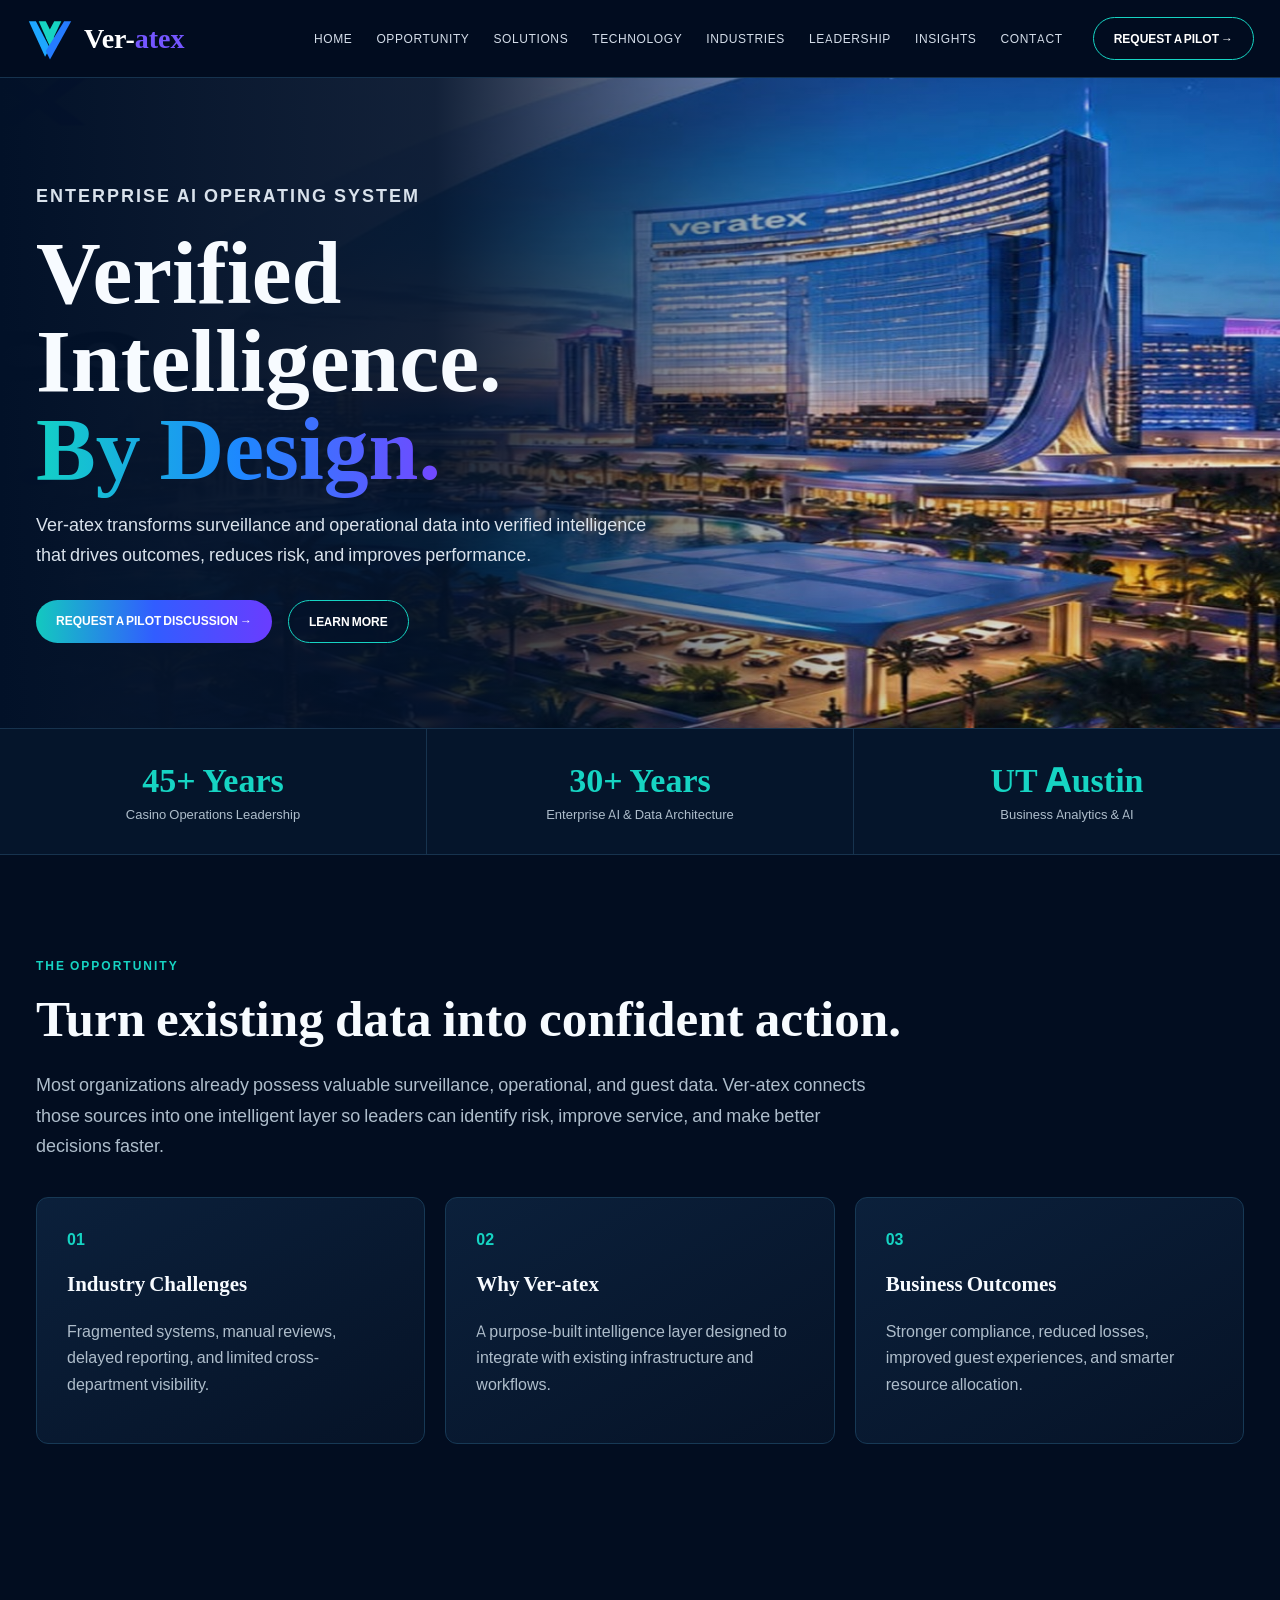
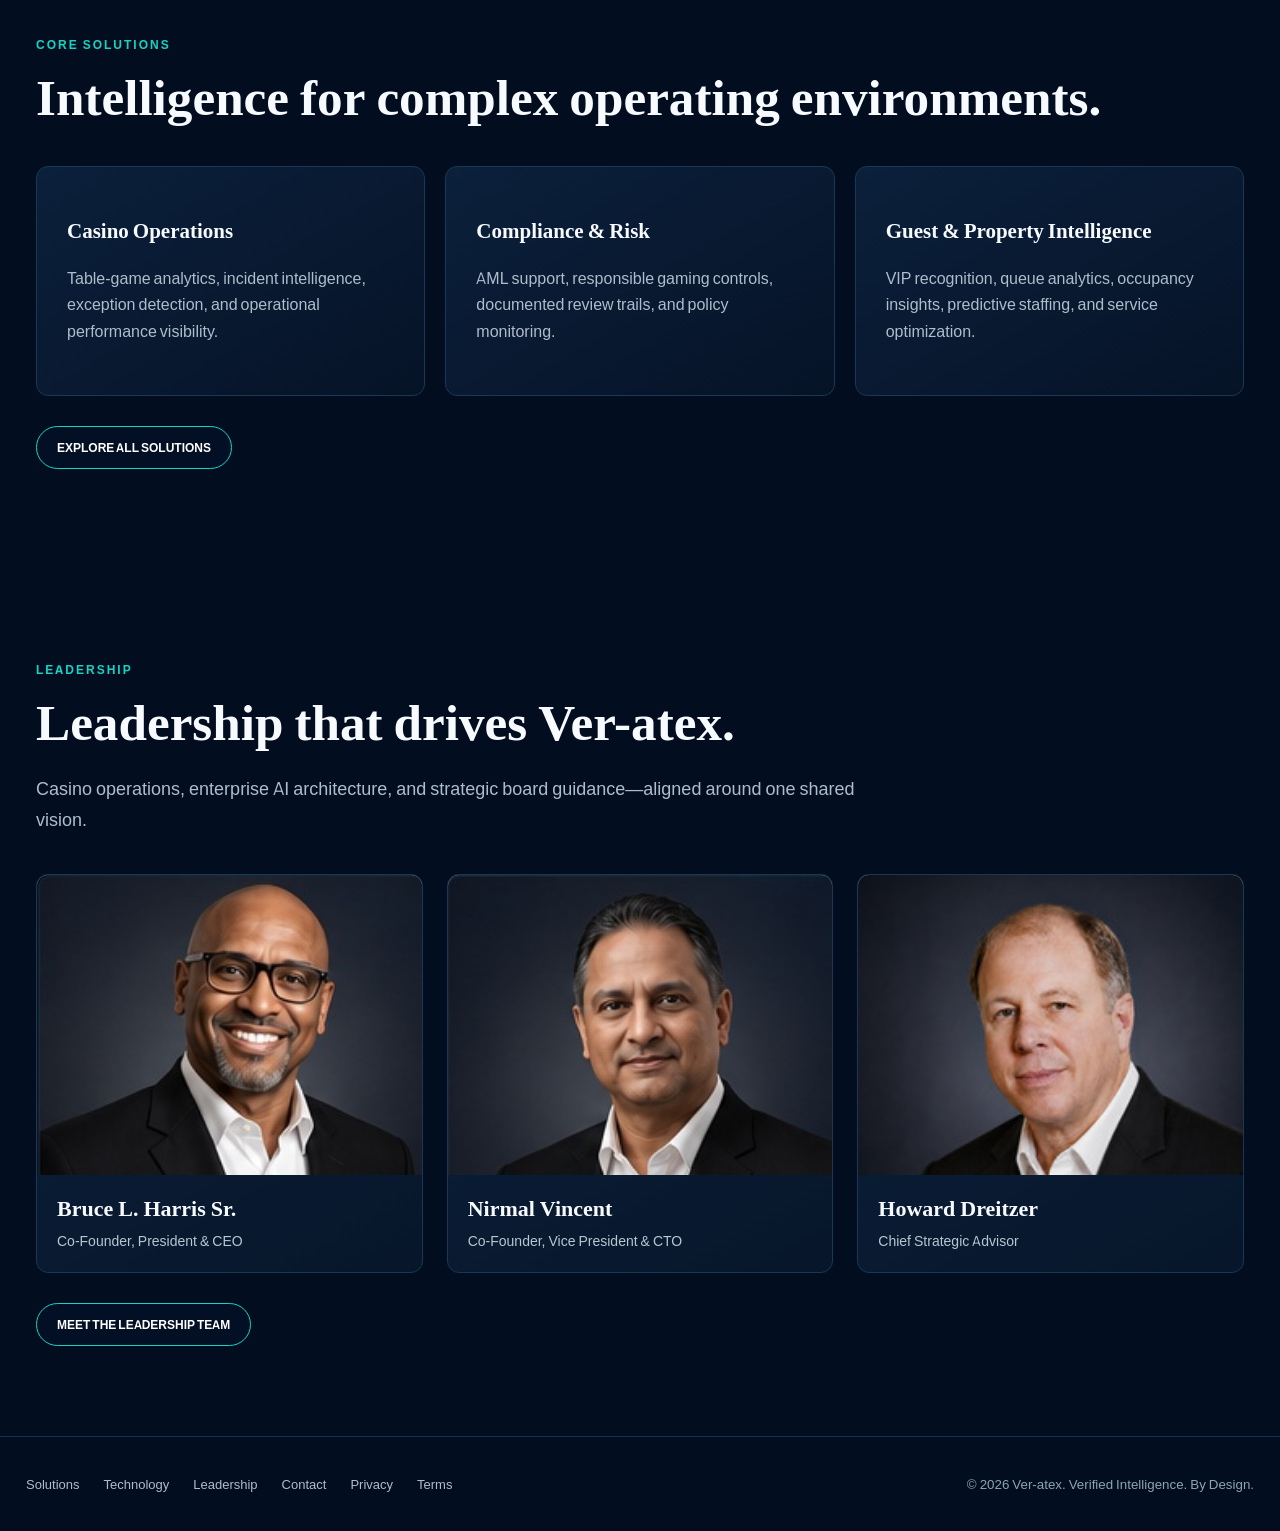
<file: index.html>
<!doctype html><html lang="en"><head><meta charset="utf-8"><meta name="viewport" content="width=device-width,initial-scale=1"><meta name="description" content="Ver-atex transforms surveillance and operational data into verified intelligence."><title>Ver-atex | Verified Intelligence. By Design.</title><link rel="stylesheet" href="/styles.css"></head><body><header class="site-header"><a class="brand" href="index.html"><svg class="brand-mark" viewBox="0 0 68 58"><path d="M4 4h10l20 38-7 12z" fill="#1ea7ff"/><path d="M18 4h10l12 24-6 12z" fill="#16d4c3"/><path d="M40 4h10L34 38l-6-12z" fill="#16d4c3"/><path d="M54 4h10L34 58l-6-12z" fill="#257cff"/></svg><span>Ver-<span>atex</span></span></a><button class="menu-toggle" aria-label="Open navigation">☰</button><nav class="nav"><a href="index.html">Home</a><a href="/opportunity/">Opportunity</a><a href="solutions.html">Solutions</a><a href="technology.html">Technology</a><a href="industries.html">Industries</a><a href="leadership.html">Leadership</a><a href="insights.html">Insights</a><a href="contact.html">Contact</a></nav><a class="header-cta" href="contact.html">Request a Pilot →</a></header>
<main><section class="hero"><div class="hero-content reveal"><p class="eyebrow">Enterprise AI Operating System</p><h1>Verified<br>Intelligence.<br><span class="gradient">By Design.</span></h1><p>Ver-atex transforms surveillance and operational data into verified intelligence that drives outcomes, reduces risk, and improves performance.</p><div class="actions"><a class="button primary" href="contact.html">Request a Pilot Discussion →</a><a class="button secondary" href="solutions.html">Learn More</a></div></div></section>
<section class="credibility"><div><strong>45+ Years</strong><span>Casino Operations Leadership</span></div><div><strong>30+ Years</strong><span>Enterprise AI & Data Architecture</span></div><div><strong>UT Austin</strong><span>Business Analytics & AI</span></div></section>
<section class="section reveal"><p class="eyebrow">The Opportunity</p><h2>Turn existing data into confident action.</h2><p class="lead">Most organizations already possess valuable surveillance, operational, and guest data. Ver-atex connects those sources into one intelligent layer so leaders can identify risk, improve service, and make better decisions faster.</p><div class="grid-3"><article class="card"><span class="num">01</span><h3>Industry Challenges</h3><p>Fragmented systems, manual reviews, delayed reporting, and limited cross-department visibility.</p></article><article class="card"><span class="num">02</span><h3>Why Ver-atex</h3><p>A purpose-built intelligence layer designed to integrate with existing infrastructure and workflows.</p></article><article class="card"><span class="num">03</span><h3>Business Outcomes</h3><p>Stronger compliance, reduced losses, improved guest experiences, and smarter resource allocation.</p></article></div></section>
<section class="section reveal"><p class="eyebrow">Core Solutions</p><h2>Intelligence for complex operating environments.</h2><div class="grid-3"><article class="card"><h3>Casino Operations</h3><p>Table-game analytics, incident intelligence, exception detection, and operational performance visibility.</p></article><article class="card"><h3>Compliance & Risk</h3><p>AML support, responsible gaming controls, documented review trails, and policy monitoring.</p></article><article class="card"><h3>Guest & Property Intelligence</h3><p>VIP recognition, queue analytics, occupancy insights, predictive staffing, and service optimization.</p></article></div><div class="actions"><a class="button secondary" href="solutions.html">Explore All Solutions</a></div></section><section class="section reveal"><p class="eyebrow">Leadership</p><h2>Leadership that drives Ver-atex.</h2><p class="lead">Casino operations, enterprise AI architecture, and strategic board guidance—aligned around one shared vision.</p><div class="leader-grid compact-leaders"><article class="leader-card"><img src="/assets/images/bruce-final.jpg" alt="Bruce L. Harris Sr. in a black suit jacket and white shirt"><div class="copy"><h3>Bruce L. Harris Sr.</h3><p class="role">Co-Founder, President & CEO</p></div></article><article class="leader-card"><img src="assets/images/nirmal-final.jpg" alt="Nirmal Vincent in a black suit jacket and white shirt"><div class="copy"><h3>Nirmal Vincent</h3><p class="role">Co-Founder, Vice President & CTO</p></div></article><article class="leader-card"><img src="assets/images/howard-final.jpg" alt="Howard Dreitzer in a black suit jacket and white shirt"><div class="copy"><h3>Howard Dreitzer</h3><p class="role">Chief Strategic Advisor</p></div></article></div><div class="actions"><a class="button secondary" href="leadership.html">Meet the Leadership Team</a></div></section></main><footer><a href="solutions.html">Solutions</a><a href="technology.html">Technology</a><a href="leadership.html">Leadership</a><a href="contact.html">Contact</a><a href="#">Privacy</a><a href="#">Terms</a><small>© 2026 Ver-atex. Verified Intelligence. By Design.</small></footer><script src="/script.js"></script></body></html>
</file>
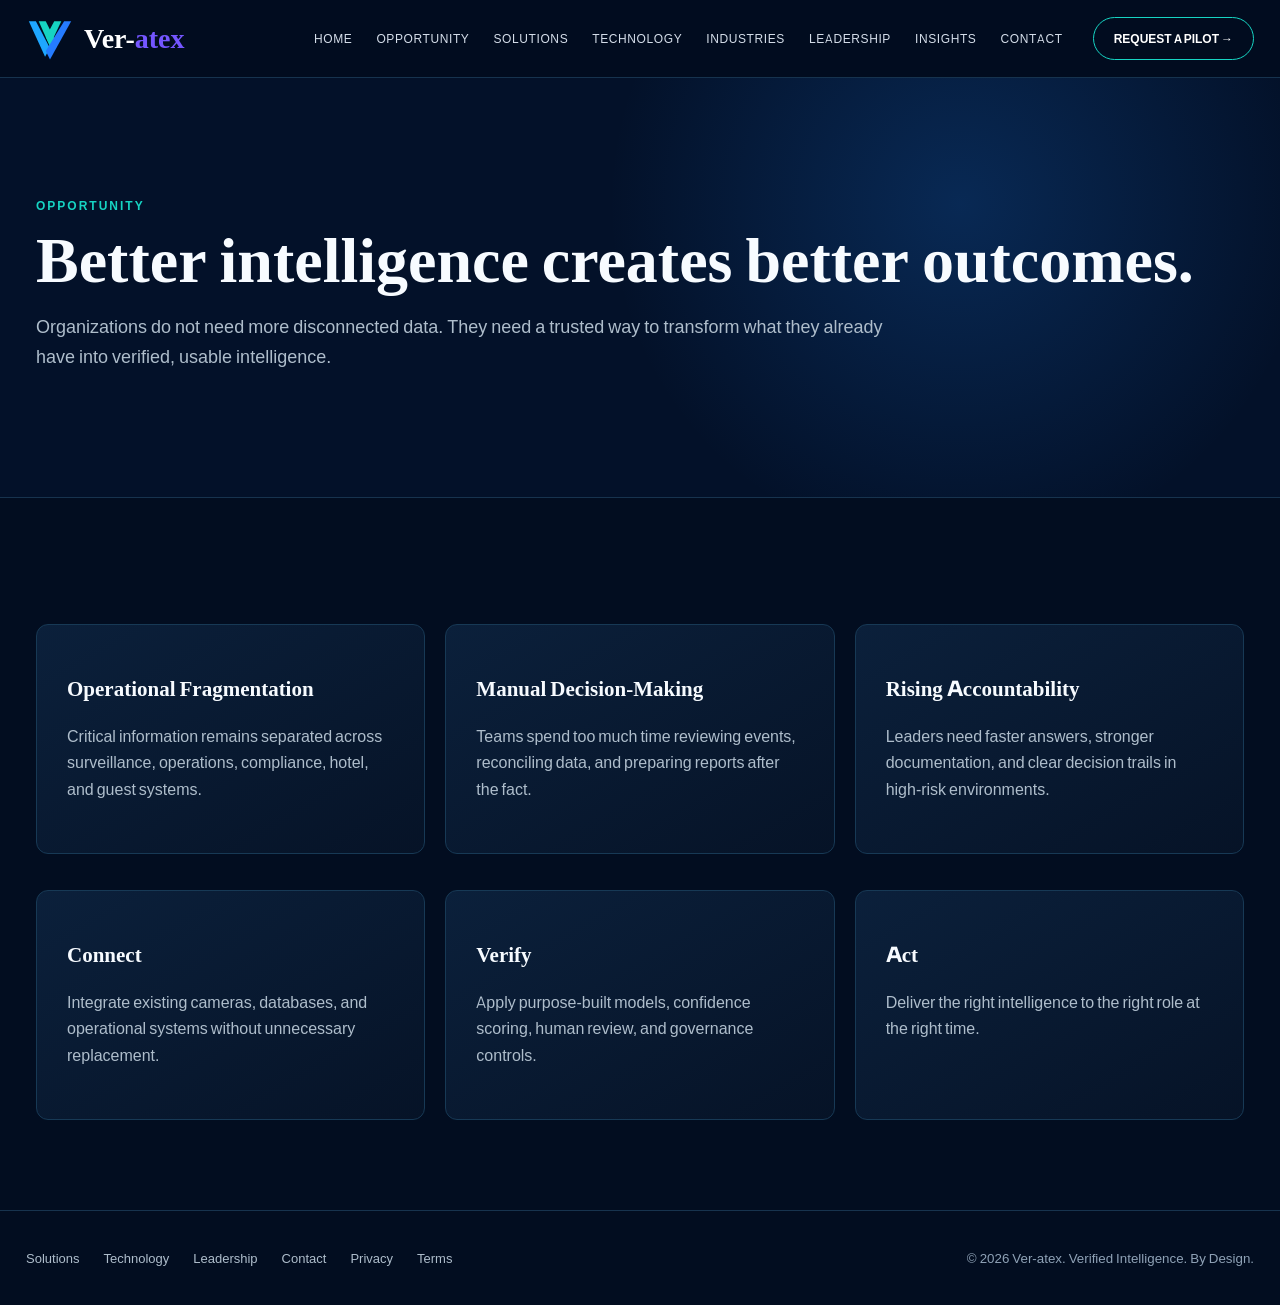
<file: opportunity/index.html>
<!doctype html><html lang="en"><head><meta charset="utf-8"><meta name="viewport" content="width=device-width,initial-scale=1"><title>Opportunity | Ver-atex</title><link rel="stylesheet" href="/styles.css"></head><body><header class="site-header"><a class="brand" href="index.html"><svg class="brand-mark" viewBox="0 0 68 58"><path d="M4 4h10l20 38-7 12z" fill="#1ea7ff"/><path d="M18 4h10l12 24-6 12z" fill="#16d4c3"/><path d="M40 4h10L34 38l-6-12z" fill="#16d4c3"/><path d="M54 4h10L34 58l-6-12z" fill="#257cff"/></svg><span>Ver-<span>atex</span></span></a><button class="menu-toggle" aria-label="Open navigation">☰</button><nav class="nav"><a href="index.html">Home</a><a href="opportunity/">Opportunity</a><a href="/solutions.html">Solutions</a><a href="/technology.html">Technology</a><a href="industries.html">Industries</a><a href="leadership.html">Leadership</a><a href="insights.html">Insights</a><a href="contact.html">Contact</a></nav><a class="header-cta" href="contact.html">Request a Pilot →</a></header><main><section class="page-hero"><div class="inner reveal"><p class="eyebrow">Opportunity</p><h1>Better intelligence creates better outcomes.</h1><p class="lead">Organizations do not need more disconnected data. They need a trusted way to transform what they already have into verified, usable intelligence.</p></div></section><section class="section"><div class="grid-3"><article class="card reveal"><h3>Operational Fragmentation</h3><p>Critical information remains separated across surveillance, operations, compliance, hotel, and guest systems.</p></article><article class="card reveal"><h3>Manual Decision-Making</h3><p>Teams spend too much time reviewing events, reconciling data, and preparing reports after the fact.</p></article><article class="card reveal"><h3>Rising Accountability</h3><p>Leaders need faster answers, stronger documentation, and clear decision trails in high-risk environments.</p></article></div><div class="grid-3"><article class="card reveal"><h3>Connect</h3><p>Integrate existing cameras, databases, and operational systems without unnecessary replacement.</p></article><article class="card reveal"><h3>Verify</h3><p>Apply purpose-built models, confidence scoring, human review, and governance controls.</p></article><article class="card reveal"><h3>Act</h3><p>Deliver the right intelligence to the right role at the right time.</p></article></div></section></main><footer><a href="solutions.html">Solutions</a><a href="technology.html">Technology</a><a href="leadership.html">Leadership</a><a href="contact.html">Contact</a><a href="#">Privacy</a><a href="#">Terms</a><small>© 2026 Ver-atex. Verified Intelligence. By Design.</small></footer><script src="/script.js"></script></body></html>
</file>
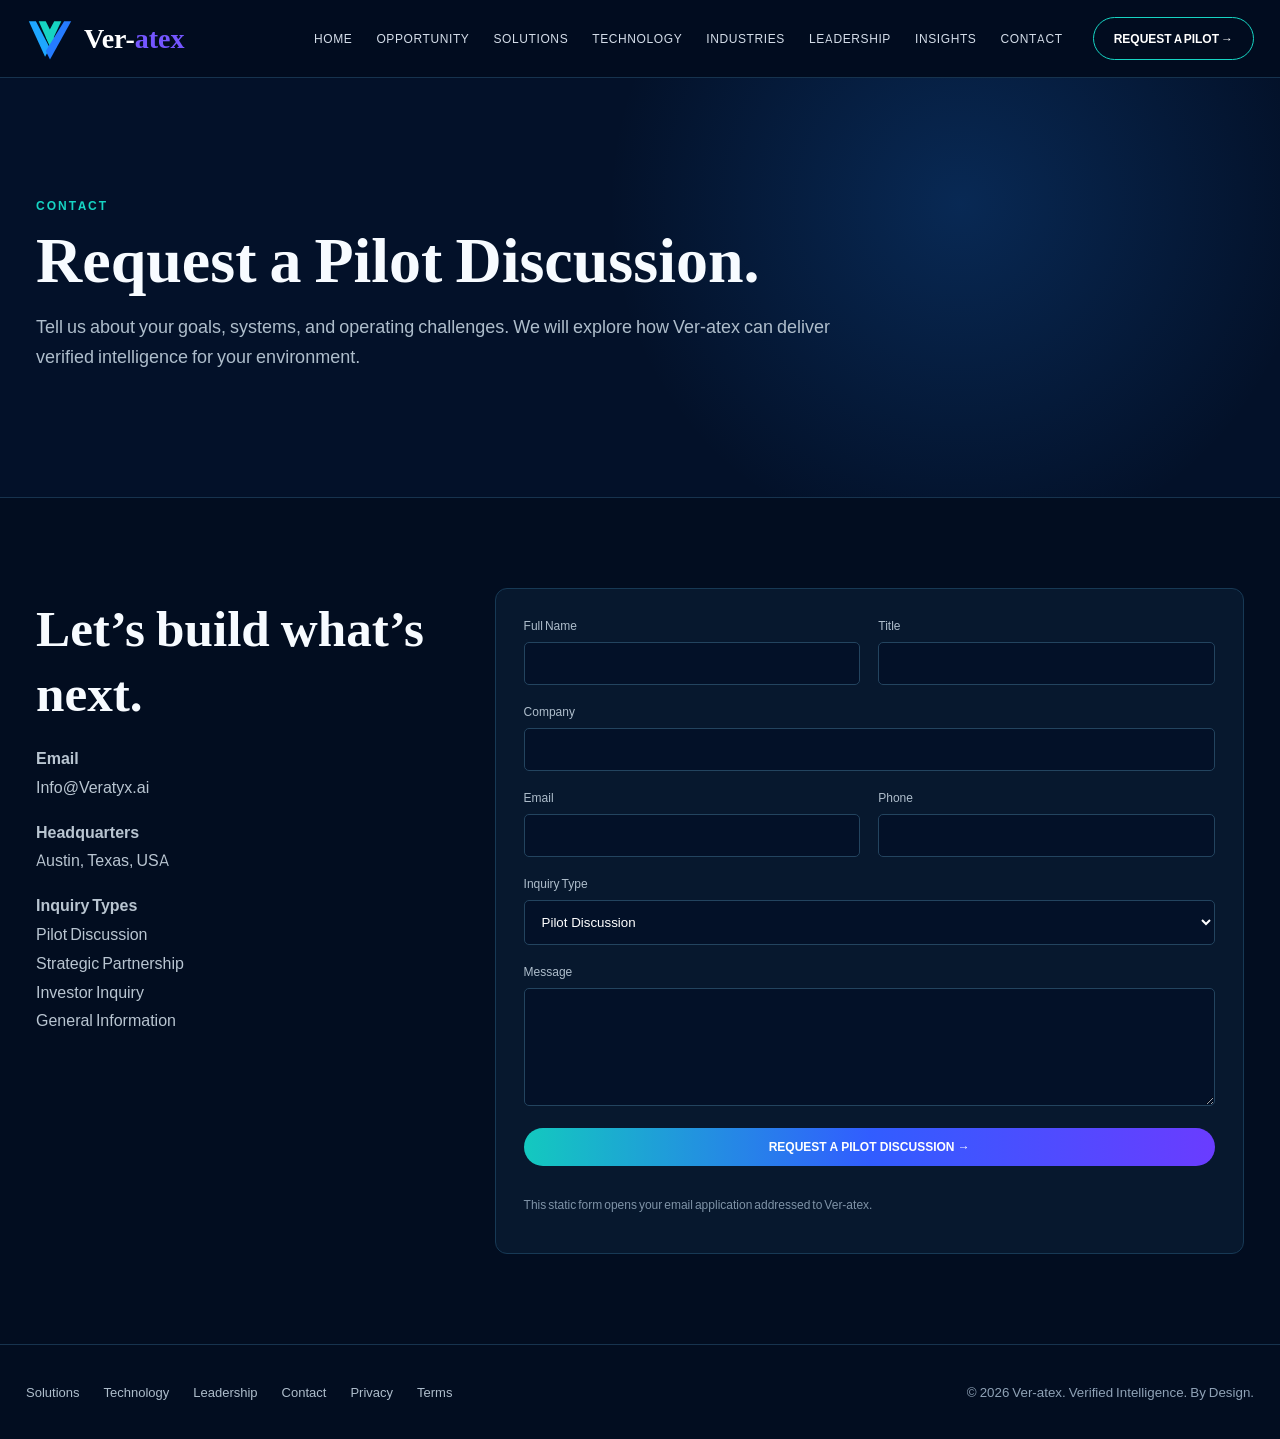
<file: contact.html>
<!doctype html><html lang="en"><head><meta charset="utf-8"><meta name="viewport" content="width=device-width,initial-scale=1"><title>Contact | Ver-atex</title><link rel="stylesheet" href="styles.css"></head><body><header class="site-header"><a class="brand" href="index.html"><svg class="brand-mark" viewBox="0 0 68 58"><path d="M4 4h10l20 38-7 12z" fill="#1ea7ff"/><path d="M18 4h10l12 24-6 12z" fill="#16d4c3"/><path d="M40 4h10L34 38l-6-12z" fill="#16d4c3"/><path d="M54 4h10L34 58l-6-12z" fill="#257cff"/></svg><span>Ver-<span>atex</span></span></a><button class="menu-toggle" aria-label="Open navigation">☰</button><nav class="nav"><a href="index.html">Home</a><a href="/opportunity/">Opportunity</a><a href="solutions.html">Solutions</a><a href="technology.html">Technology</a><a href="industries.html">Industries</a><a href="leadership.html">Leadership</a><a href="insights.html">Insights</a><a href="contact.html">Contact</a></nav><a class="header-cta" href="contact.html">Request a Pilot →</a></header><main><section class="page-hero"><div class="inner reveal"><p class="eyebrow">Contact</p><h1>Request a Pilot Discussion.</h1><p class="lead">Tell us about your goals, systems, and operating challenges. We will explore how Ver-atex can deliver verified intelligence for your environment.</p></div></section><section class="section"><div class="contact-wrap"><div class="contact-meta reveal"><h2>Let’s build what’s next.</h2><p><strong>Email</strong><br>Info@Veratyx.ai</p><p><strong>Headquarters</strong><br>Austin, Texas, USA</p><p><strong>Inquiry Types</strong><br>Pilot Discussion<br>Strategic Partnership<br>Investor Inquiry<br>General Information</p></div><form class="contact-form reveal"><label>Full Name<input name="Full Name" required></label><label>Title<input name="Title"></label><label class="full">Company<input name="Company" required></label><label>Email<input type="email" name="Email" required></label><label>Phone<input name="Phone"></label><label class="full">Inquiry Type<select name="Inquiry Type"><option>Pilot Discussion</option><option>Strategic Partnership</option><option>Investor Inquiry</option><option>General Information</option></select></label><label class="full">Message<textarea name="Message" rows="6" required></textarea></label><button class="button primary full" type="submit">Request a Pilot Discussion →</button><p class="note full">This static form opens your email application addressed to Ver-atex.</p></form></div></section></main><footer><a href="solutions.html">Solutions</a><a href="technology.html">Technology</a><a href="leadership.html">Leadership</a><a href="contact.html">Contact</a><a href="#">Privacy</a><a href="#">Terms</a><small>© 2026 Ver-atex. Verified Intelligence. By Design.</small></footer><script src="script.js"></script></body></html>
</file>
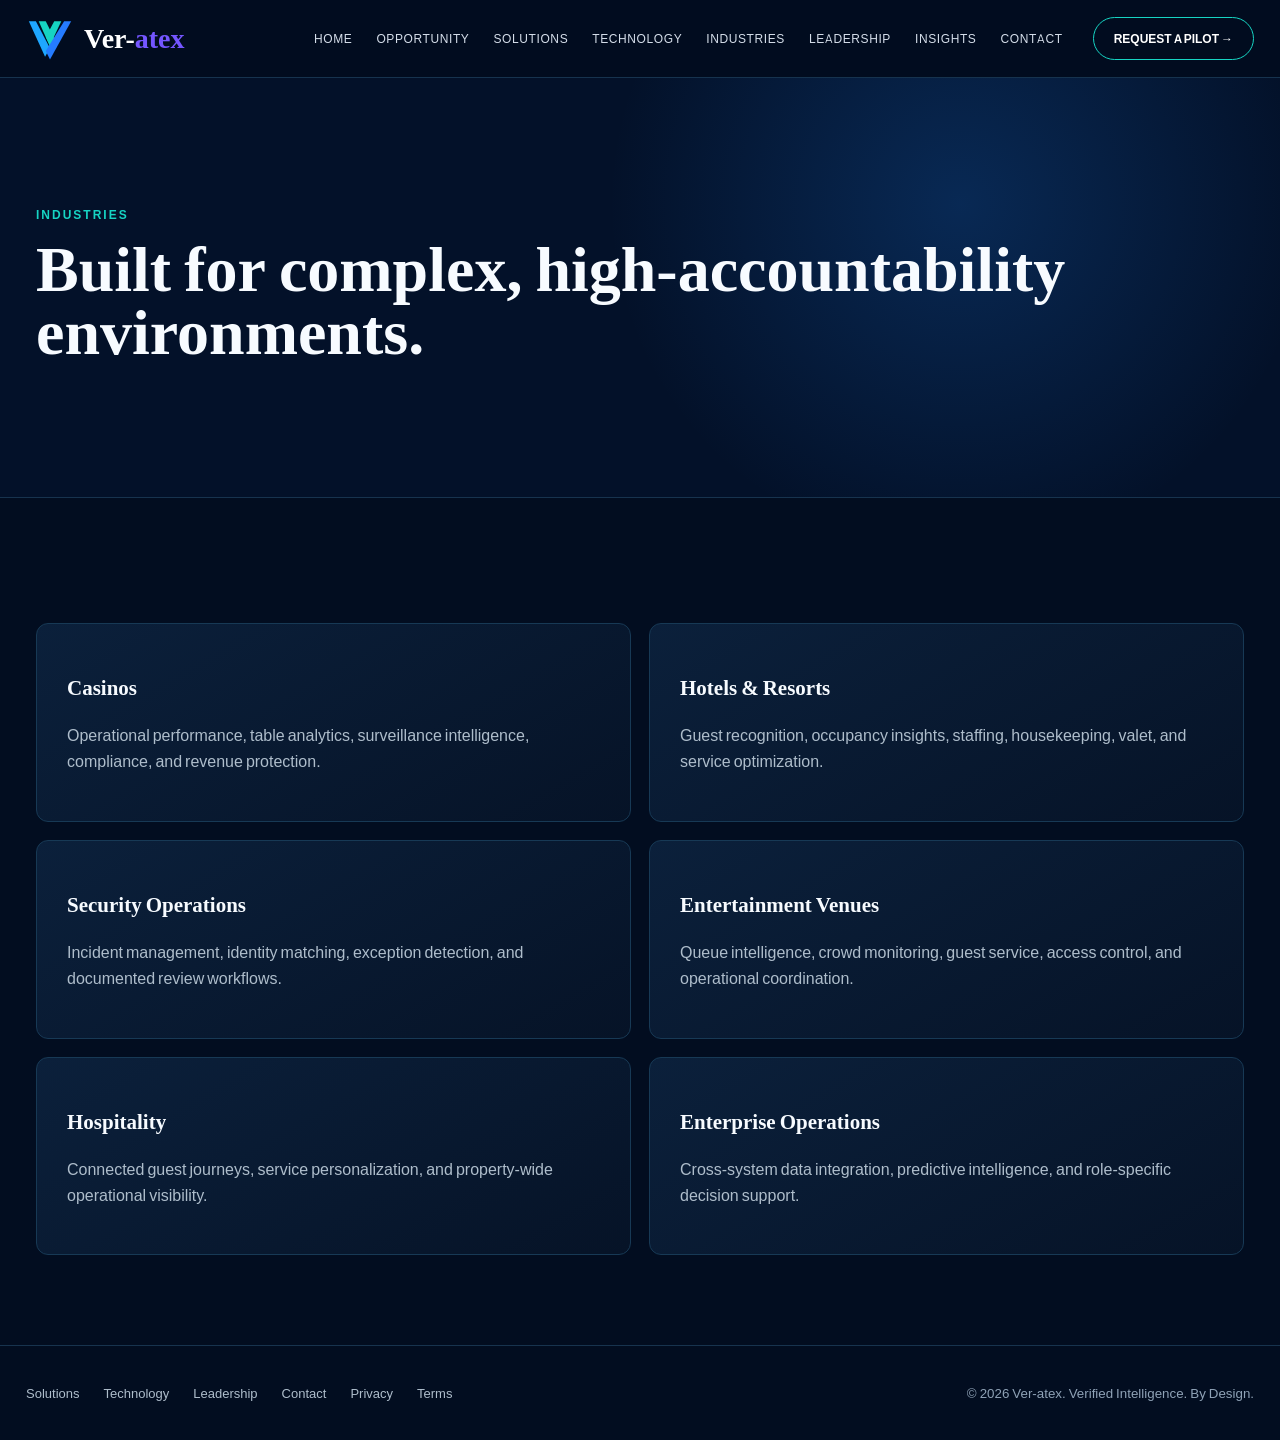
<file: industries.html>
<!doctype html><html lang="en"><head><meta charset="utf-8"><meta name="viewport" content="width=device-width,initial-scale=1"><title>Industries | Ver-atex</title><link rel="stylesheet" href="styles.css"></head><body><header class="site-header"><a class="brand" href="index.html"><svg class="brand-mark" viewBox="0 0 68 58"><path d="M4 4h10l20 38-7 12z" fill="#1ea7ff"/><path d="M18 4h10l12 24-6 12z" fill="#16d4c3"/><path d="M40 4h10L34 38l-6-12z" fill="#16d4c3"/><path d="M54 4h10L34 58l-6-12z" fill="#257cff"/></svg><span>Ver-<span>atex</span></span></a><button class="menu-toggle" aria-label="Open navigation">☰</button><nav class="nav"><a href="index.html">Home</a><a href="/opportunity/">Opportunity</a><a href="solutions.html">Solutions</a><a href="technology.html">Technology</a><a href="industries.html">Industries</a><a href="leadership.html">Leadership</a><a href="insights.html">Insights</a><a href="contact.html">Contact</a></nav><a class="header-cta" href="contact.html">Request a Pilot →</a></header><main><section class="page-hero"><div class="inner reveal"><p class="eyebrow">Industries</p><h1>Built for complex, high-accountability environments.</h1></div></section><section class="section"><div class="industry-row"><article class="card reveal"><h3>Casinos</h3><p>Operational performance, table analytics, surveillance intelligence, compliance, and revenue protection.</p></article><article class="card reveal"><h3>Hotels & Resorts</h3><p>Guest recognition, occupancy insights, staffing, housekeeping, valet, and service optimization.</p></article><article class="card reveal"><h3>Security Operations</h3><p>Incident management, identity matching, exception detection, and documented review workflows.</p></article><article class="card reveal"><h3>Entertainment Venues</h3><p>Queue intelligence, crowd monitoring, guest service, access control, and operational coordination.</p></article><article class="card reveal"><h3>Hospitality</h3><p>Connected guest journeys, service personalization, and property-wide operational visibility.</p></article><article class="card reveal"><h3>Enterprise Operations</h3><p>Cross-system data integration, predictive intelligence, and role-specific decision support.</p></article></div></section></main><footer><a href="solutions.html">Solutions</a><a href="technology.html">Technology</a><a href="leadership.html">Leadership</a><a href="contact.html">Contact</a><a href="#">Privacy</a><a href="#">Terms</a><small>© 2026 Ver-atex. Verified Intelligence. By Design.</small></footer><script src="script.js"></script></body></html>
</file>
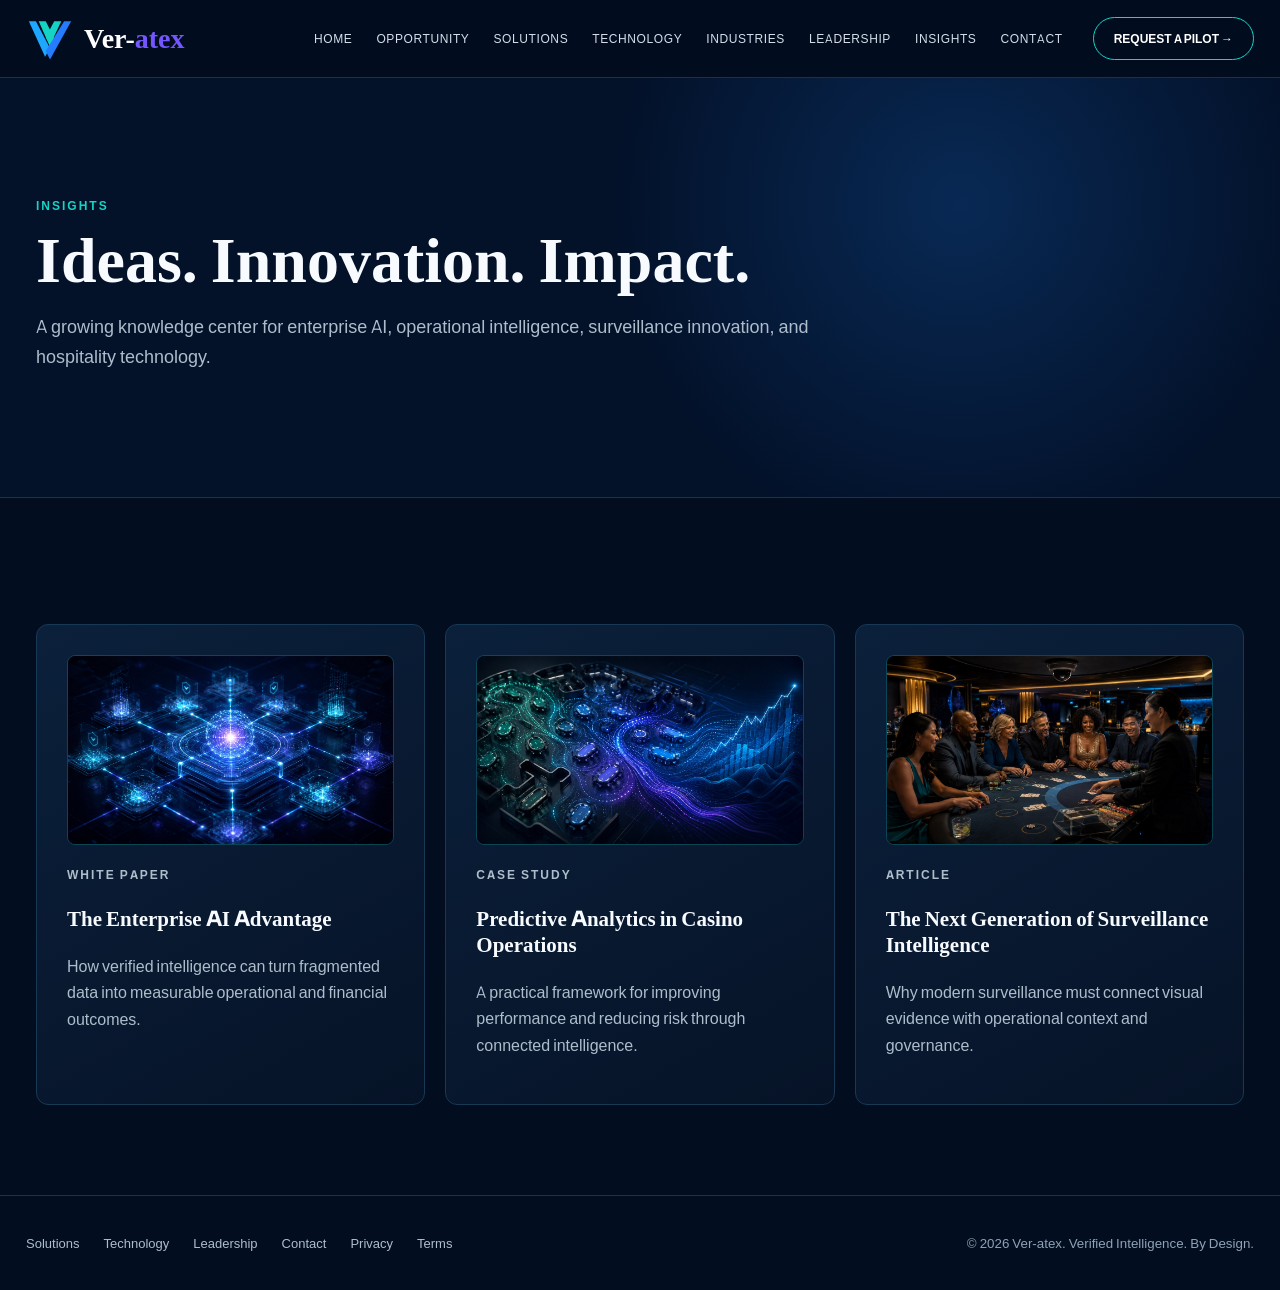
<file: insights.html>
<!doctype html><html lang="en"><head><meta charset="utf-8"><meta name="viewport" content="width=device-width,initial-scale=1"><title>Insights | Ver-atex</title><link rel="stylesheet" href="styles.css"></head><body><header class="site-header"><a class="brand" href="index.html"><svg class="brand-mark" viewBox="0 0 68 58"><path d="M4 4h10l20 38-7 12z" fill="#1ea7ff"/><path d="M18 4h10l12 24-6 12z" fill="#16d4c3"/><path d="M40 4h10L34 38l-6-12z" fill="#16d4c3"/><path d="M54 4h10L34 58l-6-12z" fill="#257cff"/></svg><span>Ver-<span>atex</span></span></a><button class="menu-toggle" aria-label="Open navigation">☰</button><nav class="nav"><a href="index.html">Home</a><a href="/opportunity/">Opportunity</a><a href="solutions.html">Solutions</a><a href="technology.html">Technology</a><a href="industries.html">Industries</a><a href="leadership.html">Leadership</a><a href="insights.html">Insights</a><a href="contact.html">Contact</a></nav><a class="header-cta" href="contact.html">Request a Pilot →</a></header><main><section class="page-hero"><div class="inner reveal"><p class="eyebrow">Insights</p><h1>Ideas. Innovation. Impact.</h1><p class="lead">A growing knowledge center for enterprise AI, operational intelligence, surveillance innovation, and hospitality technology.</p></div></section><section class="section"><div class="article-grid"><article class="card reveal"><img class="insight-thumb" src="assets/images/insight-enterprise-ai.jpg" alt="Original abstract visualization of verified enterprise intelligence"><p class="eyebrow">White Paper</p><h3>The Enterprise AI Advantage</h3><p>How verified intelligence can turn fragmented data into measurable operational and financial outcomes.</p></article><article class="card reveal"><img class="insight-thumb" src="assets/images/insight-predictive-casino-v2.jpg" alt="Original abstract visualization of predictive casino operations"><p class="eyebrow">Case Study</p><h3>Predictive Analytics in Casino Operations</h3><p>A practical framework for improving performance and reducing risk through connected intelligence.</p></article><article class="card reveal"><img class="insight-thumb" src="assets/images/insight-surveillance-blackjack-v2.jpg" alt="Upscale diverse blackjack evening monitored by a dome surveillance camera"><p class="eyebrow">Article</p><h3>The Next Generation of Surveillance Intelligence</h3><p>Why modern surveillance must connect visual evidence with operational context and governance.</p></article></div></section></main><footer><a href="solutions.html">Solutions</a><a href="technology.html">Technology</a><a href="leadership.html">Leadership</a><a href="contact.html">Contact</a><a href="#">Privacy</a><a href="#">Terms</a><small>© 2026 Ver-atex. Verified Intelligence. By Design.</small></footer><script src="script.js"></script></body></html>
</file>
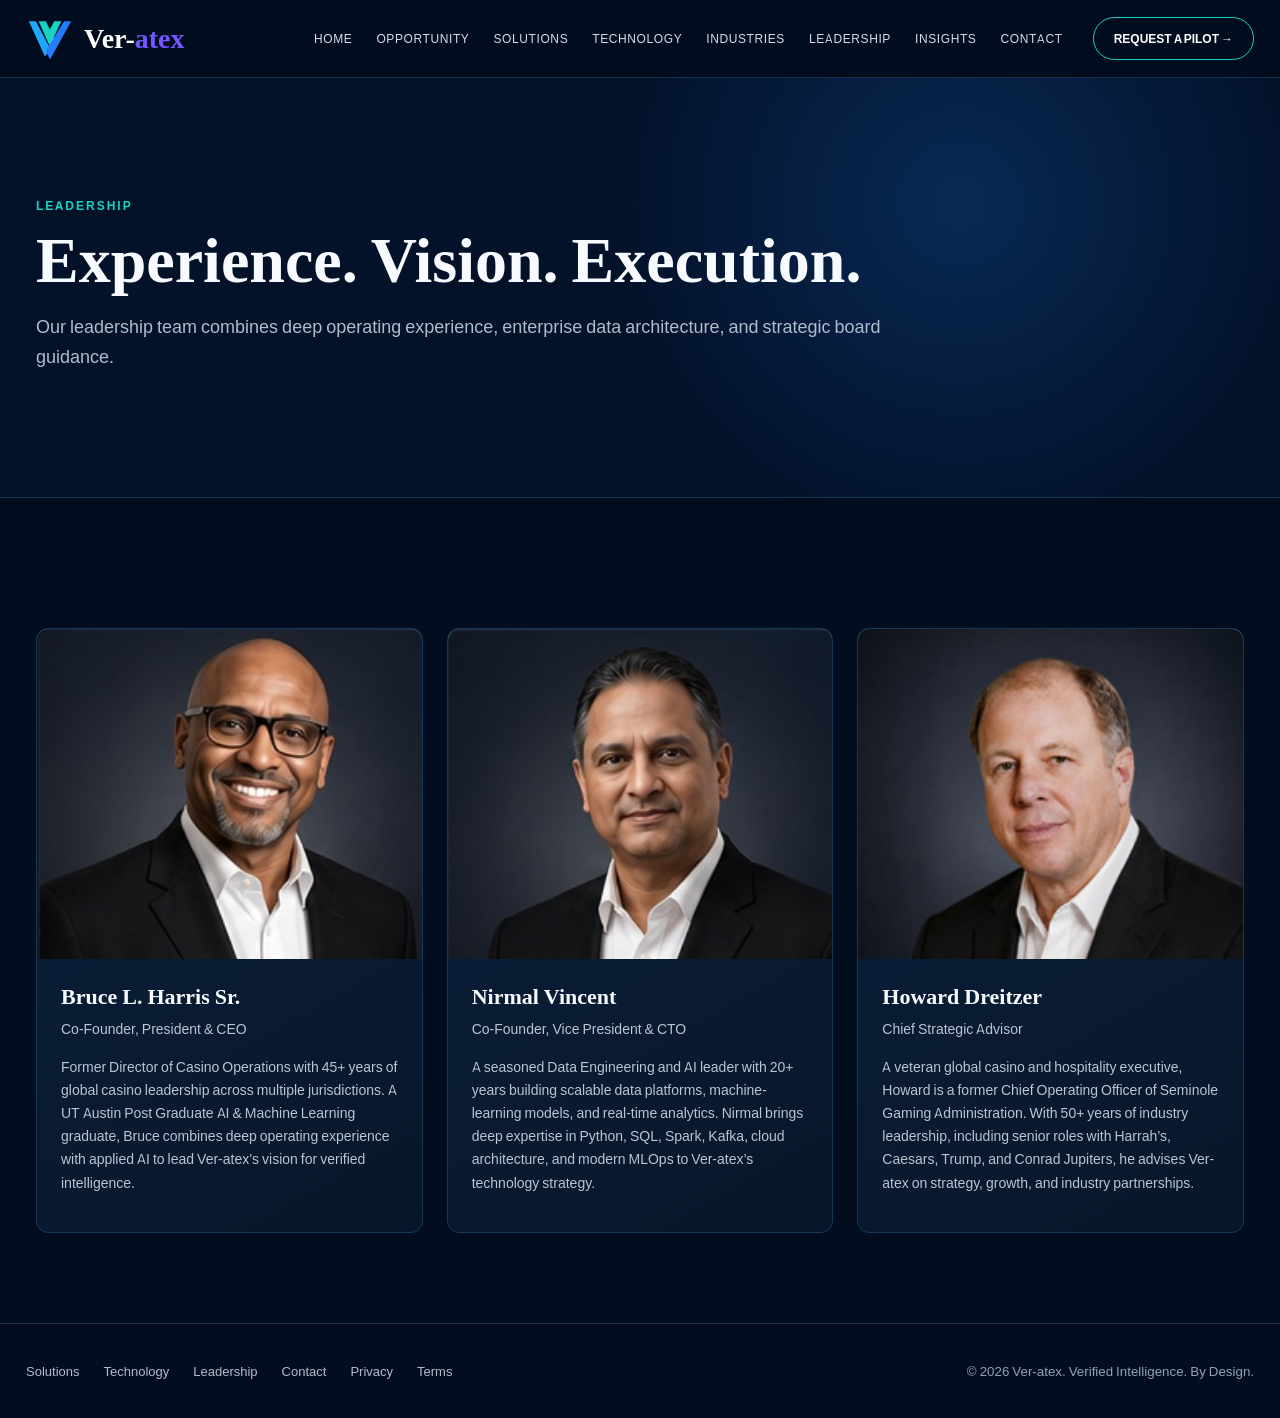
<file: leadership.html>
<!doctype html><html lang="en"><head><meta charset="utf-8"><meta name="viewport" content="width=device-width,initial-scale=1"><title>Leadership | Ver-atex</title><link rel="stylesheet" href="styles.css"></head><body><header class="site-header"><a class="brand" href="index.html"><svg class="brand-mark" viewBox="0 0 68 58"><path d="M4 4h10l20 38-7 12z" fill="#1ea7ff"/><path d="M18 4h10l12 24-6 12z" fill="#16d4c3"/><path d="M40 4h10L34 38l-6-12z" fill="#16d4c3"/><path d="M54 4h10L34 58l-6-12z" fill="#257cff"/></svg><span>Ver-<span>atex</span></span></a><button class="menu-toggle" aria-label="Open navigation">☰</button><nav class="nav"><a href="index.html">Home</a><a href="/opportunity/">Opportunity</a><a href="solutions.html">Solutions</a><a href="technology.html">Technology</a><a href="industries.html">Industries</a><a href="leadership.html">Leadership</a><a href="insights.html">Insights</a><a href="contact.html">Contact</a></nav><a class="header-cta" href="contact.html">Request a Pilot →</a></header><main><section class="page-hero"><div class="inner reveal"><p class="eyebrow">Leadership</p><h1>Experience. Vision. Execution.</h1><p class="lead">Our leadership team combines deep operating experience, enterprise data architecture, and strategic board guidance.</p></div></section><section class="section"><div class="leader-grid"><article class="leader-card reveal"><img src="assets/images/bruce-final.jpg" alt="Bruce L. Harris Sr."><div class="copy"><h3>Bruce L. Harris Sr.</h3><p class="role">Co-Founder, President & CEO</p><p>Former Director of Casino Operations with 45+ years of global casino leadership across multiple jurisdictions. A UT Austin Post Graduate AI & Machine Learning graduate, Bruce combines deep operating experience with applied AI to lead Ver-atex’s vision for verified intelligence.</p></div></article><article class="leader-card reveal"><img src="assets/images/nirmal-final.jpg" alt="Nirmal Vincent"><div class="copy"><h3>Nirmal Vincent</h3><p class="role">Co-Founder, Vice President & CTO</p><p>A seasoned Data Engineering and AI leader with 20+ years building scalable data platforms, machine-learning models, and real-time analytics. Nirmal brings deep expertise in Python, SQL, Spark, Kafka, cloud architecture, and modern MLOps to Ver-atex’s technology strategy.</p></div></article><article class="leader-card reveal"><img src="assets/images/howard-final.jpg" alt="Howard Dreitzer in a black suit jacket and white shirt"><div class="copy"><h3>Howard Dreitzer</h3><p class="role">Chief Strategic Advisor</p><p>A veteran global casino and hospitality executive, Howard is a former Chief Operating Officer of Seminole Gaming Administration. With 50+ years of industry leadership, including senior roles with Harrah’s, Caesars, Trump, and Conrad Jupiters, he advises Ver-atex on strategy, growth, and industry partnerships.</p></div></article></div></section></main><footer><a href="solutions.html">Solutions</a><a href="technology.html">Technology</a><a href="leadership.html">Leadership</a><a href="contact.html">Contact</a><a href="#">Privacy</a><a href="#">Terms</a><small>© 2026 Ver-atex. Verified Intelligence. By Design.</small></footer><script src="script.js"></script></body></html>
</file>
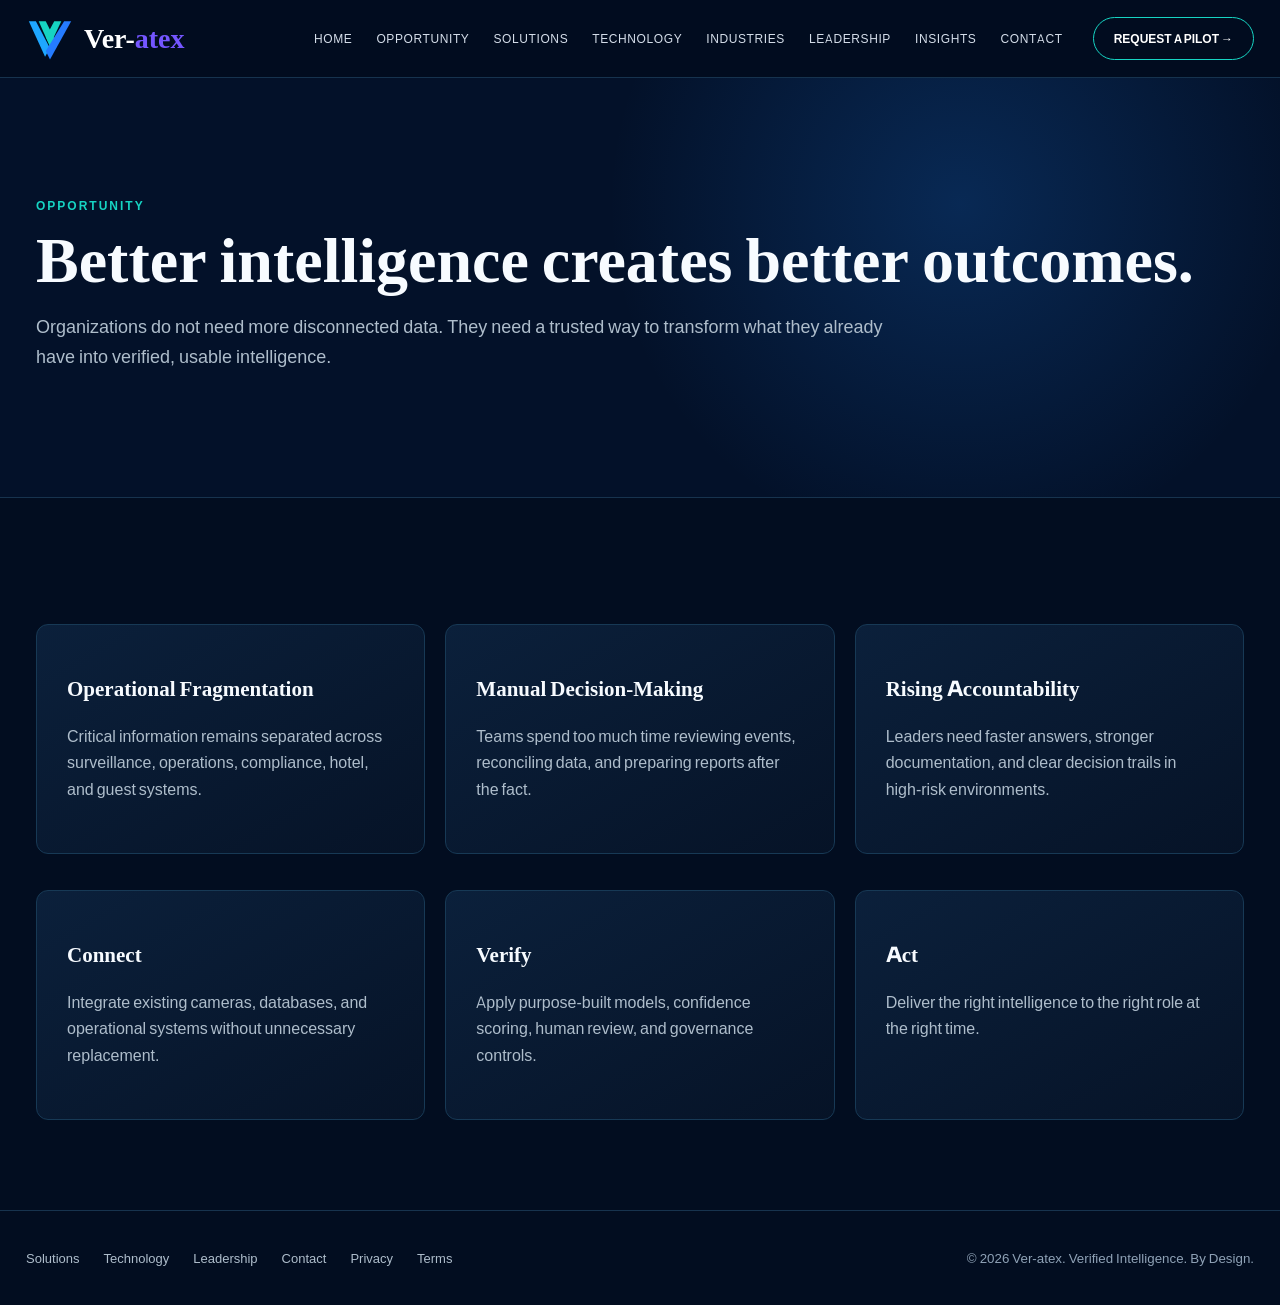
<file: opportunity.html>
<!doctype html><html lang="en"><head><meta charset="utf-8"><meta name="viewport" content="width=device-width,initial-scale=1"><title>Opportunity | Ver-atex</title><link rel="stylesheet" href="styles.css"></head><body><header class="site-header"><a class="brand" href="index.html"><svg class="brand-mark" viewBox="0 0 68 58"><path d="M4 4h10l20 38-7 12z" fill="#1ea7ff"/><path d="M18 4h10l12 24-6 12z" fill="#16d4c3"/><path d="M40 4h10L34 38l-6-12z" fill="#16d4c3"/><path d="M54 4h10L34 58l-6-12z" fill="#257cff"/></svg><span>Ver-<span>atex</span></span></a><button class="menu-toggle" aria-label="Open navigation">☰</button><nav class="nav"><a href="index.html">Home</a><a href="opportunity.html">Opportunity</a><a href="solutions.html">Solutions</a><a href="technology.html">Technology</a><a href="industries.html">Industries</a><a href="leadership.html">Leadership</a><a href="insights.html">Insights</a><a href="contact.html">Contact</a></nav><a class="header-cta" href="contact.html">Request a Pilot →</a></header><main><section class="page-hero"><div class="inner reveal"><p class="eyebrow">Opportunity</p><h1>Better intelligence creates better outcomes.</h1><p class="lead">Organizations do not need more disconnected data. They need a trusted way to transform what they already have into verified, usable intelligence.</p></div></section><section class="section"><div class="grid-3"><article class="card reveal"><h3>Operational Fragmentation</h3><p>Critical information remains separated across surveillance, operations, compliance, hotel, and guest systems.</p></article><article class="card reveal"><h3>Manual Decision-Making</h3><p>Teams spend too much time reviewing events, reconciling data, and preparing reports after the fact.</p></article><article class="card reveal"><h3>Rising Accountability</h3><p>Leaders need faster answers, stronger documentation, and clear decision trails in high-risk environments.</p></article></div><div class="grid-3"><article class="card reveal"><h3>Connect</h3><p>Integrate existing cameras, databases, and operational systems without unnecessary replacement.</p></article><article class="card reveal"><h3>Verify</h3><p>Apply purpose-built models, confidence scoring, human review, and governance controls.</p></article><article class="card reveal"><h3>Act</h3><p>Deliver the right intelligence to the right role at the right time.</p></article></div></section></main><footer><a href="solutions.html">Solutions</a><a href="technology.html">Technology</a><a href="leadership.html">Leadership</a><a href="contact.html">Contact</a><a href="#">Privacy</a><a href="#">Terms</a><small>© 2026 Ver-atex. Verified Intelligence. By Design.</small></footer><script src="script.js"></script></body></html>
</file>
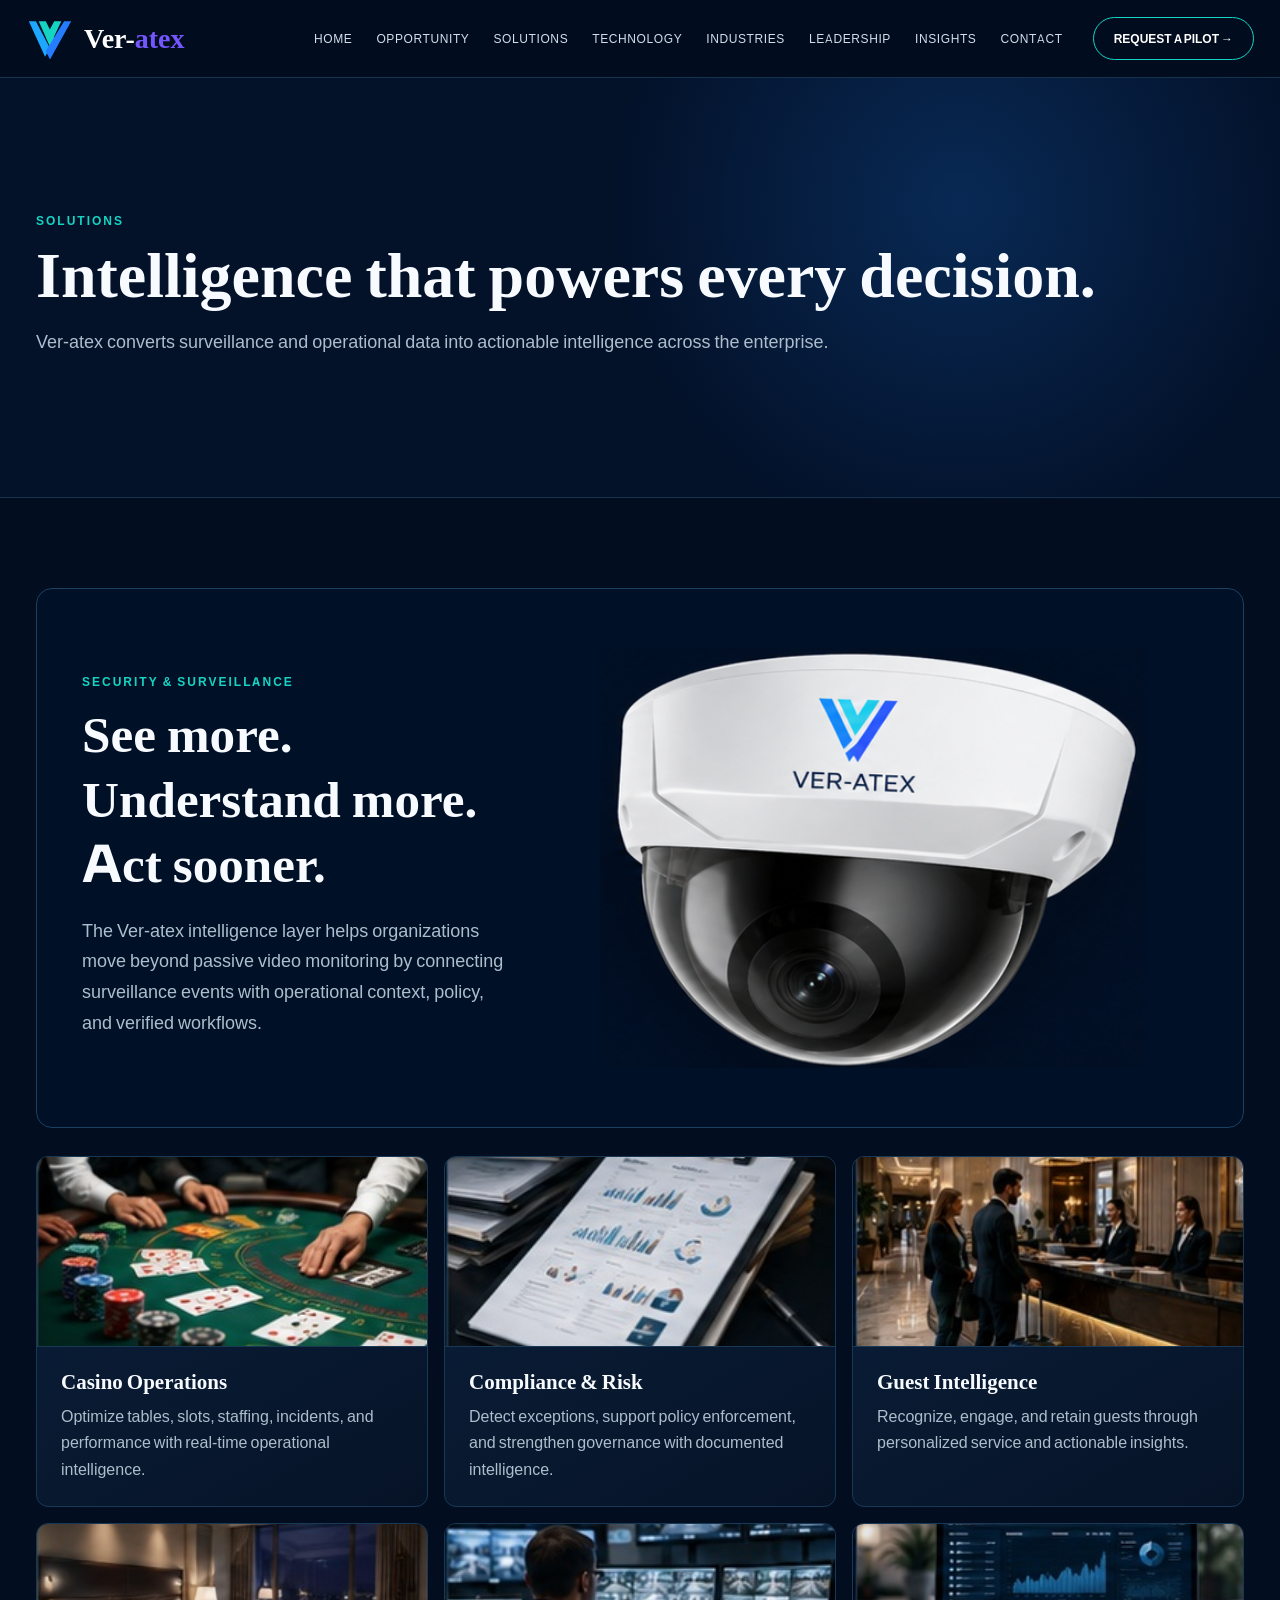
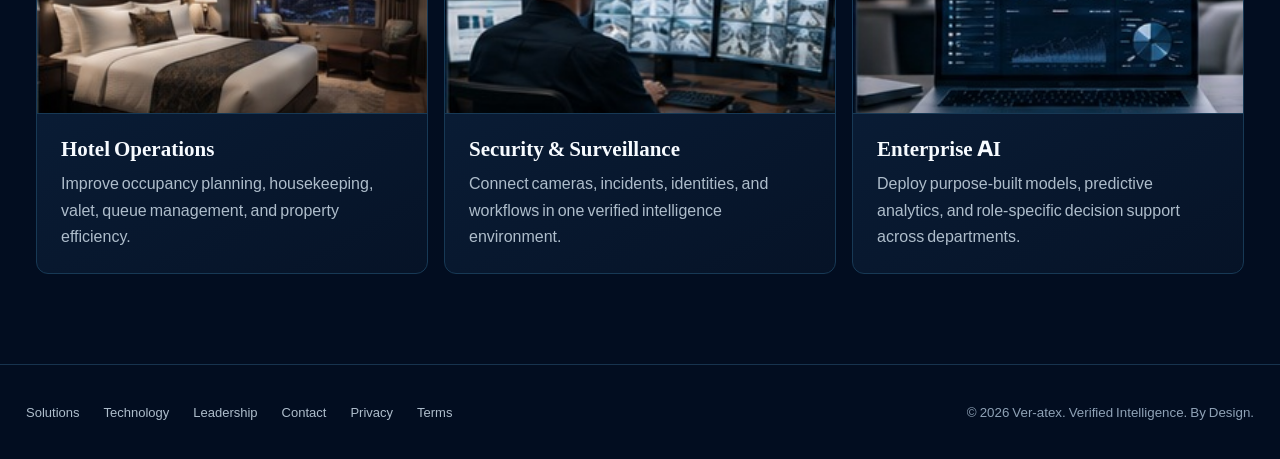
<file: solutions.html>
<!doctype html><html lang="en"><head><meta charset="utf-8"><meta name="viewport" content="width=device-width,initial-scale=1"><title>Solutions | Ver-atex</title><link rel="stylesheet" href="styles.css"></head><body><header class="site-header"><a class="brand" href="index.html"><svg class="brand-mark" viewBox="0 0 68 58"><path d="M4 4h10l20 38-7 12z" fill="#1ea7ff"/><path d="M18 4h10l12 24-6 12z" fill="#16d4c3"/><path d="M40 4h10L34 38l-6-12z" fill="#16d4c3"/><path d="M54 4h10L34 58l-6-12z" fill="#257cff"/></svg><span>Ver-<span>atex</span></span></a><button class="menu-toggle" aria-label="Open navigation">☰</button><nav class="nav"><a href="index.html">Home</a><a href="/opportunity/">Opportunity</a><a href="solutions.html">Solutions</a><a href="technology.html">Technology</a><a href="industries.html">Industries</a><a href="leadership.html">Leadership</a><a href="insights.html">Insights</a><a href="contact.html">Contact</a></nav><a class="header-cta" href="contact.html">Request a Pilot →</a></header><main><section class="page-hero"><div class="inner reveal"><p class="eyebrow">Solutions</p><h1>Intelligence that powers every decision.</h1><p class="lead">Ver-atex converts surveillance and operational data into actionable intelligence across the enterprise.</p></div></section><section class="section"><div class="solutions-camera reveal"><div><p class="eyebrow">Security & Surveillance</p><h2>See more. Understand more. Act sooner.</h2><p class="lead">The Ver-atex intelligence layer helps organizations move beyond passive video monitoring by connecting surveillance events with operational context, policy, and verified workflows.</p></div><img src="assets/images/veratex-camera-realistic.png" alt="Ver-atex-branded surveillance camera"></div><div class="solution-list photo-solutions">
<article class="card reveal"><img src="assets/images/solution-casino.jpg" alt="Casino table operations"><h3>Casino Operations</h3><p>Optimize tables, slots, staffing, incidents, and performance with real-time operational intelligence.</p></article>
<article class="card reveal"><img src="assets/images/solution-compliance.jpg" alt="Casino compliance monitoring"><h3>Compliance & Risk</h3><p>Detect exceptions, support policy enforcement, and strengthen governance with documented intelligence.</p></article>
<article class="card reveal"><img src="assets/images/solution-guest.jpg" alt="Casino resort guest experience"><h3>Guest Intelligence</h3><p>Recognize, engage, and retain guests through personalized service and actionable insights.</p></article>
<article class="card reveal"><img src="assets/images/solution-hotel.jpg" alt="Hotel and resort operations"><h3>Hotel Operations</h3><p>Improve occupancy planning, housekeeping, valet, queue management, and property efficiency.</p></article>
<article class="card reveal"><img src="assets/images/solution-security.jpg" alt="Security surveillance monitoring"><h3>Security & Surveillance</h3><p>Connect cameras, incidents, identities, and workflows in one verified intelligence environment.</p></article>
<article class="card reveal"><img src="assets/images/solution-enterprise.jpg" alt="Enterprise analytics dashboard"><h3>Enterprise AI</h3><p>Deploy purpose-built models, predictive analytics, and role-specific decision support across departments.</p></article>
</div></section></main><footer><a href="solutions.html">Solutions</a><a href="technology.html">Technology</a><a href="leadership.html">Leadership</a><a href="contact.html">Contact</a><a href="#">Privacy</a><a href="#">Terms</a><small>© 2026 Ver-atex. Verified Intelligence. By Design.</small></footer><script src="script.js"></script></body></html>
</file>
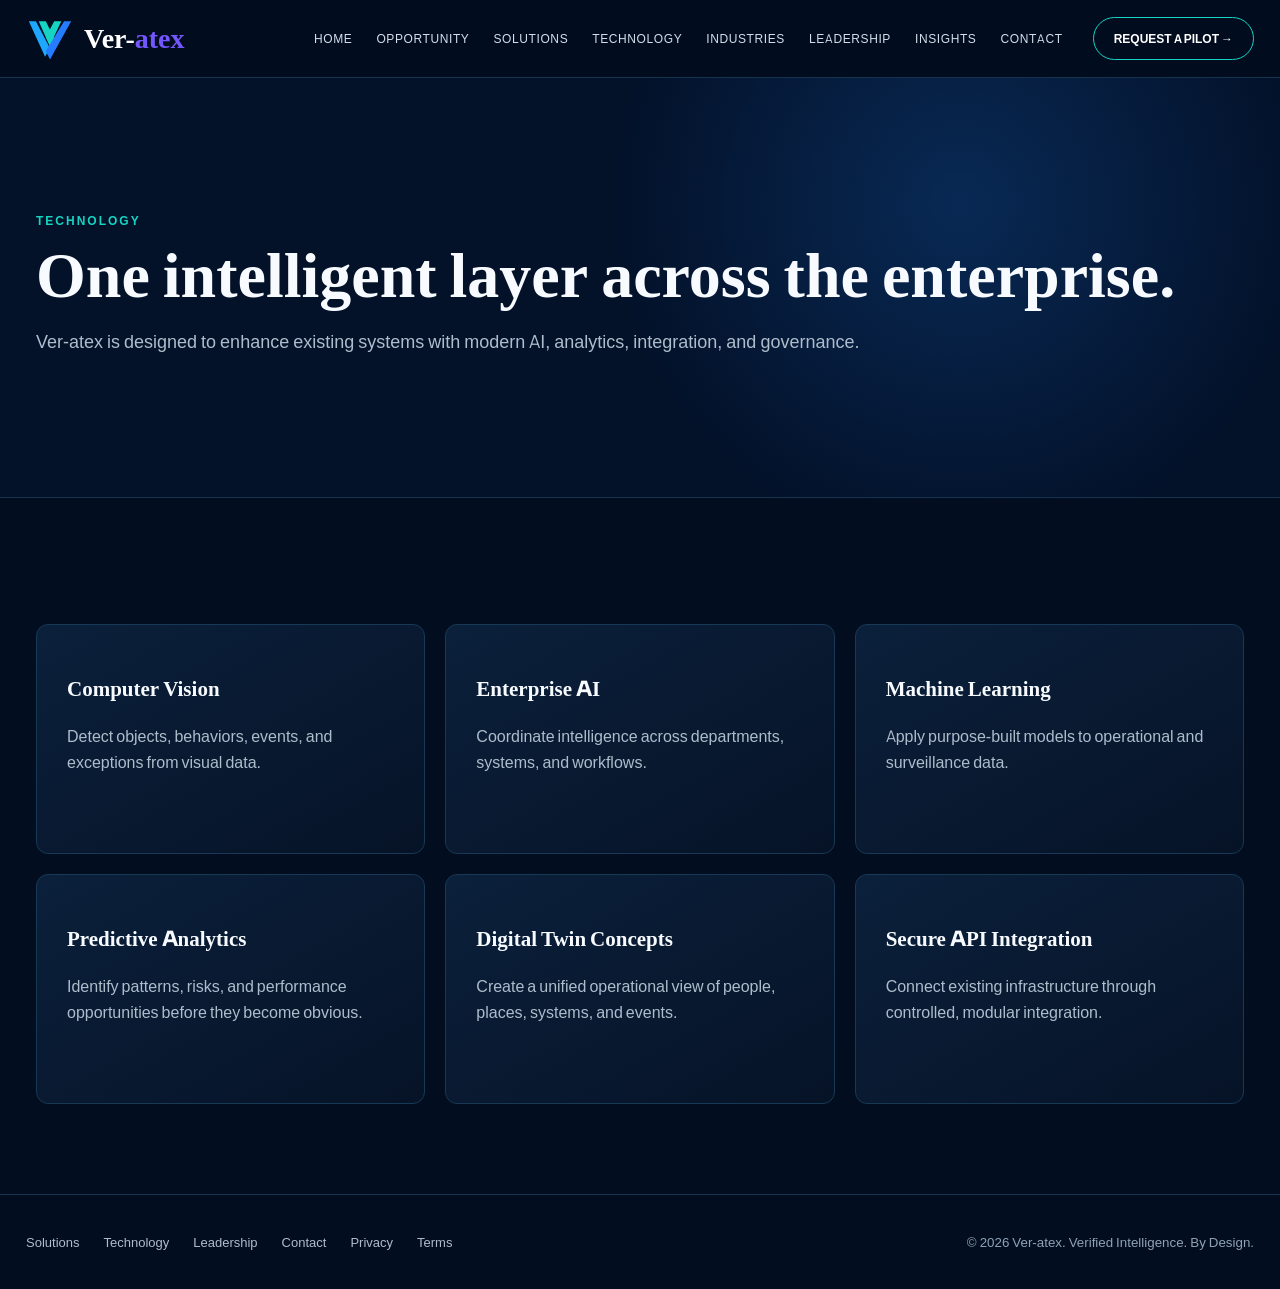
<file: technology.html>
<!doctype html><html lang="en"><head><meta charset="utf-8"><meta name="viewport" content="width=device-width,initial-scale=1"><title>Technology | Ver-atex</title><link rel="stylesheet" href="styles.css"></head><body><header class="site-header"><a class="brand" href="index.html"><svg class="brand-mark" viewBox="0 0 68 58"><path d="M4 4h10l20 38-7 12z" fill="#1ea7ff"/><path d="M18 4h10l12 24-6 12z" fill="#16d4c3"/><path d="M40 4h10L34 38l-6-12z" fill="#16d4c3"/><path d="M54 4h10L34 58l-6-12z" fill="#257cff"/></svg><span>Ver-<span>atex</span></span></a><button class="menu-toggle" aria-label="Open navigation">☰</button><nav class="nav"><a href="index.html">Home</a><a href="/opportunity/">Opportunity</a><a href="solutions.html">Solutions</a><a href="technology.html">Technology</a><a href="industries.html">Industries</a><a href="leadership.html">Leadership</a><a href="insights.html">Insights</a><a href="contact.html">Contact</a></nav><a class="header-cta" href="contact.html">Request a Pilot →</a></header><main><section class="page-hero"><div class="inner reveal"><p class="eyebrow">Technology</p><h1>One intelligent layer across the enterprise.</h1><p class="lead">Ver-atex is designed to enhance existing systems with modern AI, analytics, integration, and governance.</p></div></section><section class="section"><div class="grid-6"><article class="card reveal"><h3>Computer Vision</h3><p>Detect objects, behaviors, events, and exceptions from visual data.</p></article><article class="card reveal"><h3>Enterprise AI</h3><p>Coordinate intelligence across departments, systems, and workflows.</p></article><article class="card reveal"><h3>Machine Learning</h3><p>Apply purpose-built models to operational and surveillance data.</p></article><article class="card reveal"><h3>Predictive Analytics</h3><p>Identify patterns, risks, and performance opportunities before they become obvious.</p></article><article class="card reveal"><h3>Digital Twin Concepts</h3><p>Create a unified operational view of people, places, systems, and events.</p></article><article class="card reveal"><h3>Secure API Integration</h3><p>Connect existing infrastructure through controlled, modular integration.</p></article></div></section></main><footer><a href="solutions.html">Solutions</a><a href="technology.html">Technology</a><a href="leadership.html">Leadership</a><a href="contact.html">Contact</a><a href="#">Privacy</a><a href="#">Terms</a><small>© 2026 Ver-atex. Verified Intelligence. By Design.</small></footer><script src="script.js"></script></body></html>
</file>
<file: styles.css>
@font-face{font-family:Manrope;src:url('assets/fonts/manrope.woff2')}@font-face{font-family:Sora;src:url('assets/fonts/sora.woff2')}*{box-sizing:border-box}html{scroll-behavior:smooth}body{margin:0;background:#020d20;color:#f7fbff;font-family:Manrope,Arial,sans-serif}.site-header{height:78px;padding:0 max(26px,calc((100vw - 1320px)/2));display:flex;align-items:center;gap:30px;background:rgba(2,13,32,.96);border-bottom:1px solid #16334e;position:sticky;top:0;z-index:20}.brand{display:flex;align-items:center;color:#fff;text-decoration:none;font:700 28px Sora;white-space:nowrap;flex-shrink:0}.brand span span{color:#7456ff}.brand-mark{width:48px;height:44px;margin-right:10px}.nav{margin-left:auto;display:flex;gap:24px}.nav a{color:#d5deea;text-decoration:none;text-transform:uppercase;font-size:12px;letter-spacing:.6px}.nav a:hover,.nav a.active{color:#16d4c3}.header-cta,.button{border:1px solid #16d4c3;border-radius:28px;padding:12px 20px;color:#fff;text-decoration:none;font-weight:700;font-size:12px;text-transform:uppercase}.button.primary{background:linear-gradient(90deg,#13c9bf,#315dff,#6a3cff);border:0}.button.secondary{background:rgba(3,17,41,.55)}.menu-toggle{display:none;background:none;border:0;color:#fff;font-size:25px}.hero{min-height:650px;position:relative;display:flex;align-items:center;overflow:hidden}.hero:before{content:"";position:absolute;inset:0;background:linear-gradient(90deg,#021128 0%,rgba(2,17,40,.92) 34%,rgba(2,17,40,.20) 67%,rgba(2,17,40,.08)),url('assets/images/hero-building.jpg') center/cover no-repeat}.hero-content{position:relative;z-index:2;width:min(1320px,100%);margin:auto;padding:80px 36px}.eyebrow{color:#16d4c3;text-transform:uppercase;letter-spacing:2px;font-size:12px;font-weight:800}.hero h1,.page-hero h1{font:700 clamp(50px,7vw,92px) Sora;line-height:.98;margin:16px 0}.gradient{background:linear-gradient(90deg,#13d1c5,#1d88ff,#7447ff);-webkit-background-clip:text;color:transparent}.hero p{max-width:620px;color:#d9e2ec;font-size:18px;line-height:1.65}.actions{display:flex;gap:16px;flex-wrap:wrap;margin-top:30px}.credibility{display:grid;grid-template-columns:repeat(3,1fr);gap:1px;background:#17334e;border-top:1px solid #17334e;border-bottom:1px solid #17334e}.credibility div{background:#05152b;padding:30px;text-align:center}.credibility strong{display:block;color:#16d4c3;font:700 34px Sora}.credibility span{color:#aebdcb;font-size:13px}.section{max-width:1320px;margin:auto;padding:90px 36px}.section h2{font:700 clamp(34px,4vw,52px) Sora;margin:8px 0 18px}.lead{color:#aebdcb;font-size:18px;line-height:1.7;max-width:850px}.grid-3,.grid-6,.article-grid{display:grid;grid-template-columns:repeat(3,1fr);gap:20px;margin-top:36px}.card{background:linear-gradient(150deg,#0b203b,#061327);border:1px solid #173955;border-radius:12px;padding:30px;min-height:230px}.card h3{font:700 21px Sora}.card p{color:#aebdcb;line-height:1.65}.card .num{color:#16d4c3;font-weight:800}.page-hero{min-height:420px;display:flex;align-items:center;background:radial-gradient(circle at 75% 30%,rgba(27,126,238,.22),transparent 35%),#031129;border-bottom:1px solid #17334e}.page-hero .inner{max-width:1320px;margin:auto;width:100%;padding:70px 36px}.page-hero h1{font-size:64px}.solutions-camera{position:relative;min-height:540px;display:grid;grid-template-columns:.8fr 1.2fr;align-items:center;gap:35px;background:linear-gradient(90deg,rgba(2,13,32,.98),rgba(2,13,32,.64)),url('assets/images/hero-building.jpg') center/cover no-repeat;border:1px solid #1b4160;border-radius:16px;overflow:hidden;padding:45px}.solutions-camera img{width:100%;max-height:420px;object-fit:contain}.solution-list{display:grid;grid-template-columns:repeat(2,1fr);gap:16px}.solution-list .card{min-height:190px}.leader-grid{display:grid;grid-template-columns:repeat(3,1fr);gap:24px;margin-top:40px;align-items:stretch}.leader-card{background:linear-gradient(150deg,#0c213d,#07162a);border:1px solid #173955;border-radius:12px;overflow:hidden;display:flex;flex-direction:column}.leader-card img{width:100%;height:330px;object-fit:cover;object-position:center top;background:#a8afb5}.leader-card .copy{padding:24px}.leader-card h3{font:700 22px Sora;margin:0}.role{color:#16d4c3;margin:7px 0 15px}.leader-card p{color:#b9c5d1;line-height:1.65;font-size:14px}.industry-row{display:grid;grid-template-columns:repeat(2,1fr);gap:18px;margin-top:35px}.industry-row .card{min-height:180px}.insight-thumb{display:block;width:100%;height:190px;object-fit:cover;border-radius:8px;margin-bottom:20px;border:1px solid rgba(22,212,195,.22)}.contact-wrap{display:grid;grid-template-columns:.7fr 1.3fr;gap:55px}.contact-form{display:grid;grid-template-columns:1fr 1fr;gap:18px;background:#07182e;border:1px solid #173955;border-radius:12px;padding:28px}.contact-form label{font-size:12px;color:#aebdcb}.contact-form input,.contact-form textarea,.contact-form select{width:100%;margin-top:8px;padding:13px;background:#031128;border:1px solid #23445f;color:#fff;border-radius:5px}.full{grid-column:1/-1}.contact-form button{cursor:pointer}.contact-meta p{color:#b9c5d1;line-height:1.8}footer{border-top:1px solid #17334e;padding:38px max(26px,calc((100vw - 1320px)/2));display:flex;gap:24px;align-items:center;color:#8fa2b6}footer a{color:#aebdcb;text-decoration:none;font-size:13px}footer small{margin-left:auto}.note{color:#7f93a7;font-size:12px}.reveal{opacity:0;transform:translateY(18px);transition:.65s}.reveal.visible{opacity:1;transform:none}@media(max-width:980px){.nav{display:none;position:absolute;top:78px;left:0;right:0;background:#031129;padding:20px;flex-direction:column}.nav.open{display:flex}.menu-toggle{display:block;margin-left:auto}.header-cta{display:none}.grid-3,.leader-grid,.article-grid{grid-template-columns:1fr}.grid-6{grid-template-columns:1fr 1fr}.solutions-camera,.contact-wrap{grid-template-columns:1fr}.solution-list,.industry-row{grid-template-columns:1fr}.credibility{grid-template-columns:1fr}.hero:before{background:linear-gradient(180deg,rgba(2,13,32,.18),#021128 65%),url('assets/images/hero-building.jpg') 70% top/auto 56% no-repeat}.hero-content{padding-top:330px}.leader-card img{height:380px}}@media(max-width:620px){.section,.page-hero .inner,.hero-content{padding-left:22px;padding-right:22px}.grid-6,.contact-form{grid-template-columns:1fr}.full{grid-column:auto}.page-hero h1{font-size:46px}footer{flex-wrap:wrap}footer small{margin-left:0;width:100%}}

.compact-leaders .leader-card img{height:300px}.compact-leaders .copy{padding:20px}.compact-leaders .role{margin-bottom:0}.solutions-camera:after{content:"";position:absolute;inset:0;background:radial-gradient(circle at 76% 38%,rgba(22,212,195,.12),transparent 32%);pointer-events:none}.solutions-camera>*{position:relative;z-index:1}

/* Sept 2026 refinements */
.solutions-camera{background:#031129;border:1px solid #1b4160;}
.solutions-camera:after{display:none;}
.solutions-camera img{background:transparent;filter:drop-shadow(0 22px 22px rgba(0,0,0,.35));}
.photo-solutions{grid-template-columns:repeat(3,1fr);margin-top:28px;}
.photo-solutions .card{padding:0;overflow:hidden;min-height:0;}
.photo-solutions .card>img{width:100%;height:190px;display:block;object-fit:cover;background:#07182e;border-bottom:1px solid #173955;}
.photo-solutions .card h3{padding:0 24px;margin:22px 0 8px;}
.photo-solutions .card p{padding:0 24px 24px;margin:0;}
@media(max-width:980px){.photo-solutions{grid-template-columns:1fr 1fr}}
@media(max-width:620px){.photo-solutions{grid-template-columns:1fr}}
/* Sept 2026 final Solutions refinements */
.solutions-camera{background:#001027;}
.solutions-camera img{width:100%;max-width:560px;justify-self:center;object-fit:contain;border:0;border-radius:0;box-shadow:none;filter:none;mix-blend-mode:normal;}
.photo-solutions{align-items:stretch;}
.photo-solutions .card{display:flex;flex-direction:column;height:100%;}
.photo-solutions .card>img{height:190px;aspect-ratio:16/10;object-fit:cover;object-position:center;}
.photo-solutions .card p{flex:1;}
</file>
